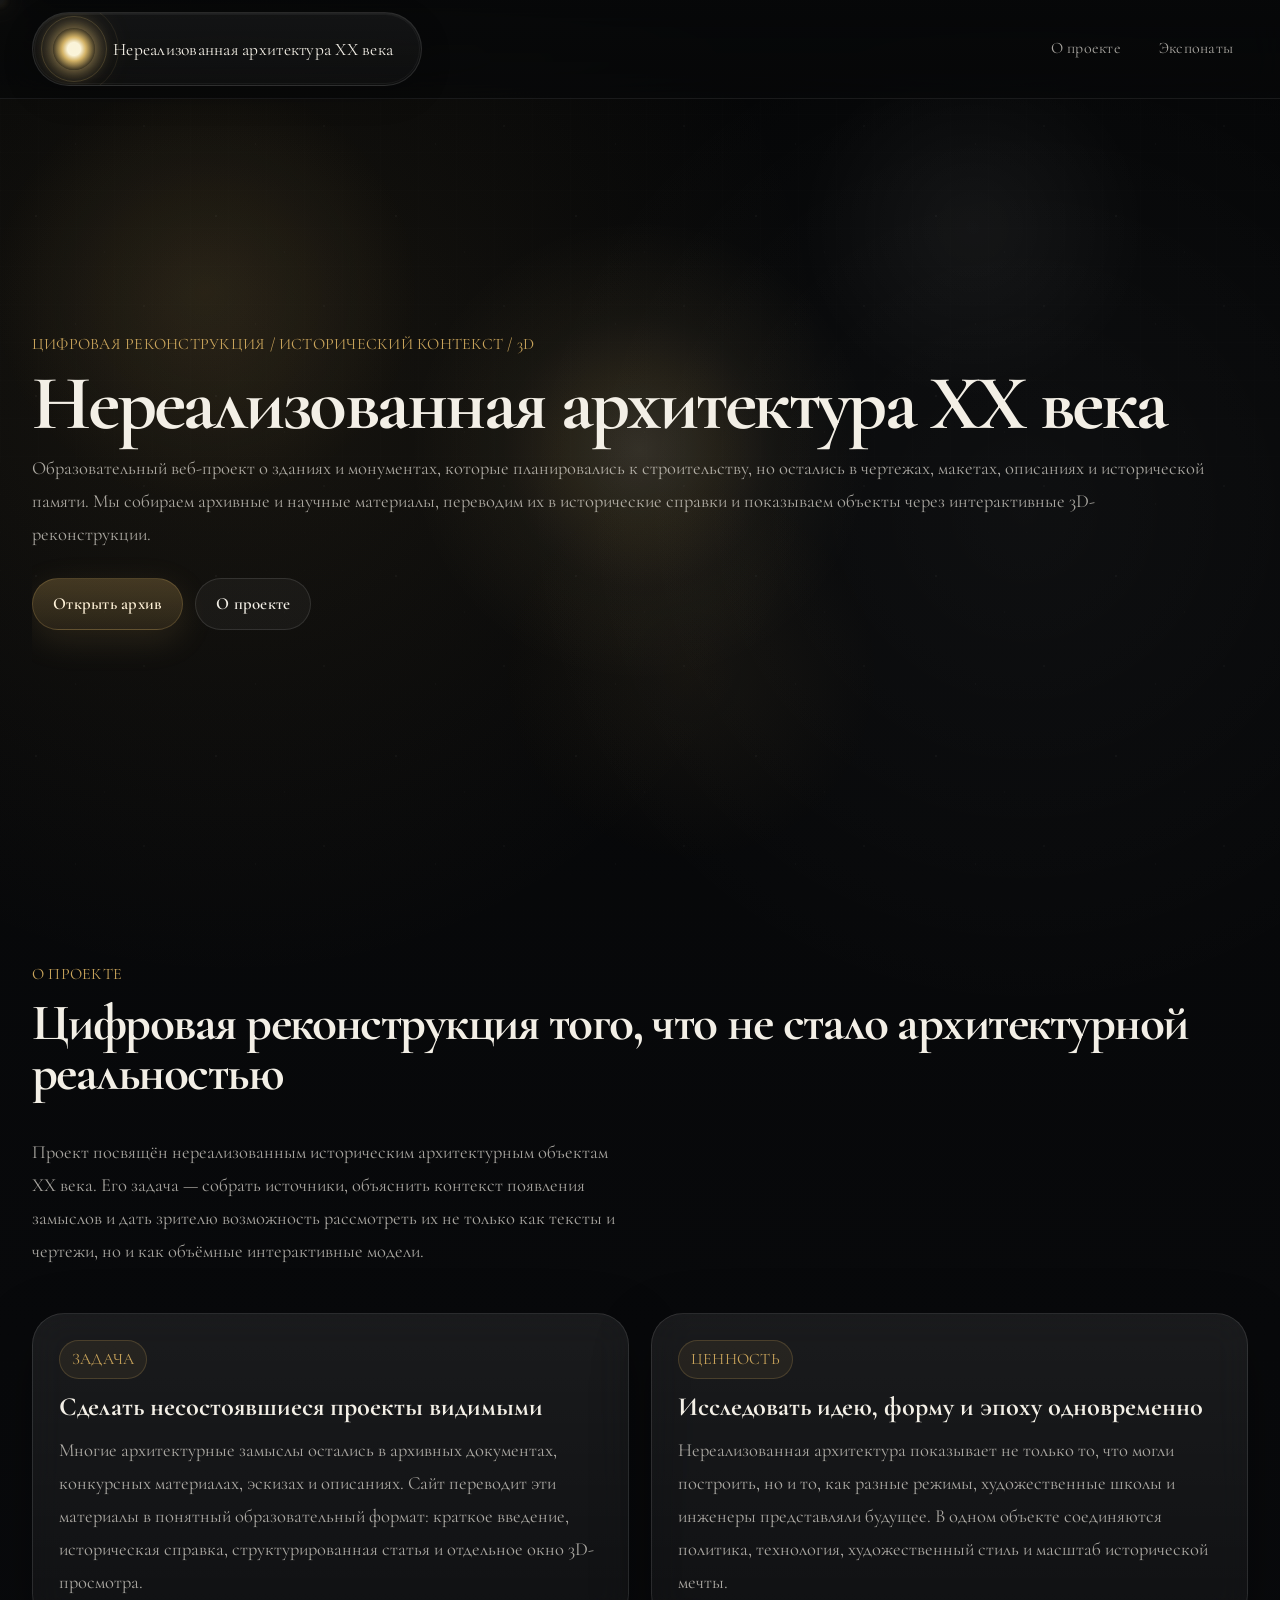
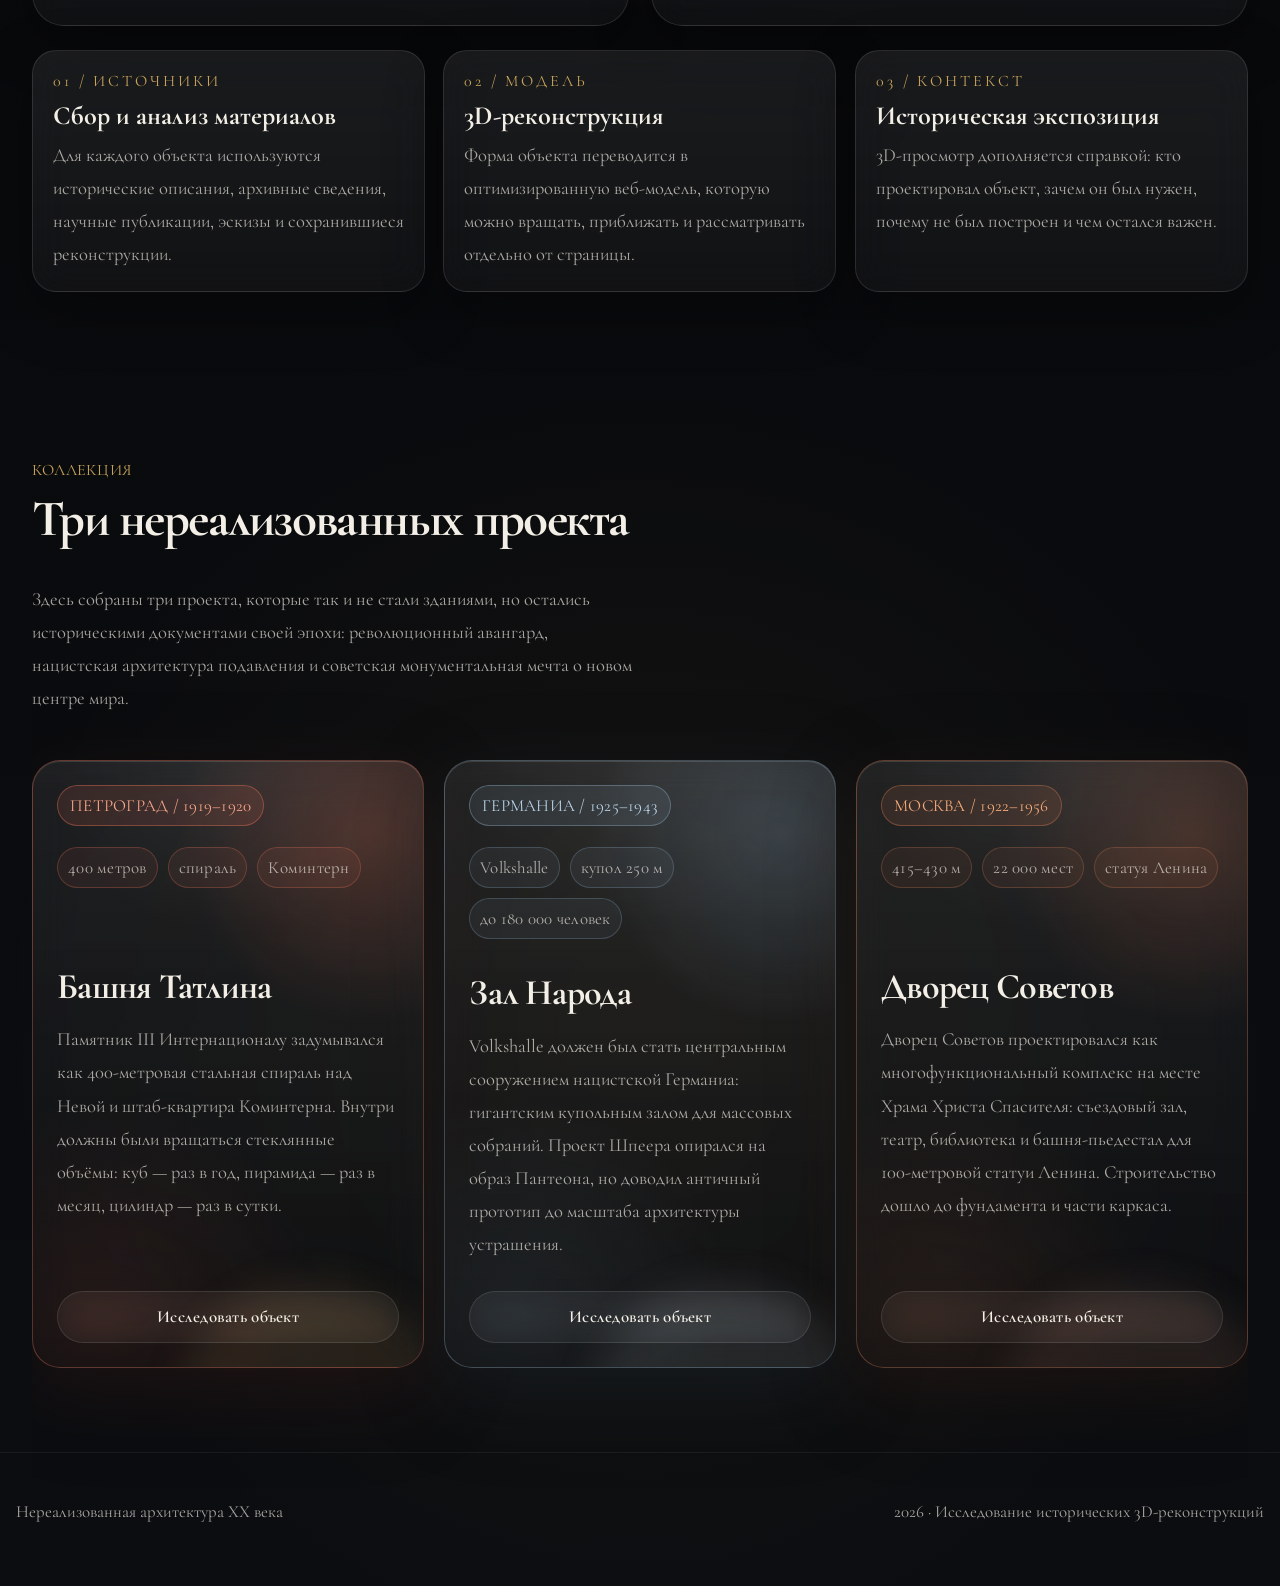
<file: index.html>
<!DOCTYPE html>

<html lang="ru">
<head>
<meta charset="utf-8"/>
<meta content="width=device-width, initial-scale=1.0" name="viewport"/>
<title>Нереализованная архитектура XX века</title>
<meta content="#070809" name="theme-color"/>
<link href="https://fonts.googleapis.com" rel="preconnect"/>
<link crossorigin="" href="https://fonts.gstatic.com" rel="preconnect"/>
<link href="https://fonts.googleapis.com/css2?family=Cormorant+Garamond:wght@500;600;700&amp;family=Inter:wght@400;500;600;700&amp;display=swap" rel="stylesheet"/>
<link href="assets/css/styles.css" rel="stylesheet">
<style>
    main a:not(.btn):not(.brand-pill) {
      color: rgba(245, 205, 118, .98);
      text-decoration: underline;
      text-decoration-color: rgba(245, 205, 118, .65);
      text-underline-offset: 4px;
    }


    /* Unified typography across the public site pages. */
    :root {
      --archive-font: "Cormorant Garamond", Georgia, serif;
    }

    body,
    body *:not(svg):not(path):not(rect):not(circle):not(line):not(polyline):not(polygon):not(ellipse):not(text) {
      font-family: var(--archive-font) !important;
    }

    .btn,
    .nav a,
    .brand-title,
    .tag,
    .meta-chip,
    .eyebrow,
    .stamp,
    .archive-label {
      letter-spacing: .015em;
    }

    main a:not(.btn):not(.brand-pill):hover {
      color: rgba(255, 234, 174, 1);
      text-decoration-color: rgba(255, 234, 174, .95);
    }
  

    /* Round 3: project title and corrected main-page preview. */
    .brand-title {
      max-width: min(46vw, 440px);
      line-height: 1.02;
      white-space: normal;
    }

    .archive-preview {
      position: relative;
      overflow: hidden !important;
      min-height: clamp(340px, 43vw, 520px);
    }

    .archive-core {
      inset: 13% 5% 20% !important;
      display: grid !important;
      place-items: center !important;
      overflow: visible !important;
    }

    .monument-graphic--triptych {
      display: block !important;
      height: auto !important;
      width: min(86%, 360px) !important;
      max-width: 360px;
      max-height: 78%;
      overflow: visible;
      opacity: .9;
      filter: drop-shadow(0 22px 40px rgba(0,0,0,.35));
    }

    .hero-monument {
      transform-box: fill-box;
      transform-origin: center bottom;
    }

    .hero-monument--tatlin { opacity: .78; }
    .hero-monument--hall { opacity: .66; }
    .hero-monument--soviets { opacity: .72; }

    .archive-label {
      max-width: 80%;
      font-size: clamp(.66rem, 1vw, .82rem) !important;
      line-height: 1.2;
      opacity: .72;
    }

    .project-overview .panel p,
    .project-steps .timeline-item p {
      font-size: clamp(1rem, 1.15vw, 1.12rem);
      line-height: 1.6;
    }

    @media (max-width: 760px) {
      .brand-title { max-width: 42vw; font-size: .95rem; }
      .archive-preview { min-height: 380px; }
      .archive-core { inset: 17% 3% 24% !important; }
      .monument-graphic--triptych { width: min(88%, 300px) !important; }
    }


    /* Round 5: readable text, corrected hero composition, and robust responsive layout. */
    body {
      font-size: clamp(18px, 1.04vw, 20px);
    }

    .lead,
    .section-copy,
    .project-overview .panel p,
    .project-steps .timeline-item p,
    .object-card p,
    .hero-card__meta .meta span {
      font-size: clamp(1.14rem, 1.34vw, 1.32rem) !important;
      line-height: 1.72 !important;
    }

    .object-card .tag,
    .object-card .meta-chip,
    .hero-card__top span,
    .stamp,
    .timeline-item span {
      font-size: clamp(.92rem, 1.05vw, 1.08rem) !important;
    }

    .object-card h3,
    .project-overview h3,
    .timeline-item h4 {
      line-height: 1.02;
    }

    .hero-card__preview.archive-preview {
      display: flex !important;
      align-items: center !important;
      justify-content: center !important;
      overflow: hidden !important;
    }

    .archive-core {
      inset: 7% 0 13% !important;
      display: flex !important;
      align-items: center !important;
      justify-content: center !important;
      overflow: visible !important;
      background: transparent !important;
      border: 0 !important;
      box-shadow: none !important;
      outline: 0 !important;
      backdrop-filter: none !important;
      -webkit-backdrop-filter: none !important;
    }

    .archive-grid,
    .archive-rings {
      display: none !important;
    }

    .monument-graphic--triptych {
      width: min(98%, 540px) !important;
      max-width: 540px !important;
      max-height: 90% !important;
      margin: auto !important;
    }

    .hero-monument--tatlin { opacity: .82; }
    .hero-monument--hall { opacity: .74; }
    .hero-monument--soviets { opacity: .78; }

    .card-wire svg {
      width: 100% !important;
      height: 100% !important;
    }

    @media (max-width: 1180px) {
      .hero-grid {
        grid-template-columns: minmax(0, 1fr) !important;
        justify-items: center !important;
        gap: clamp(32px, 6vw, 64px) !important;
      }

      .hero-grid > div:first-child {
        width: min(100%, 760px) !important;
        justify-self: center !important;
      }

      .hero-card-wrap {
        width: min(100%, 650px) !important;
        justify-self: center !important;
        margin-inline: auto !important;
      }

      .hero-card {
        margin-inline: auto !important;
      }
    }

    @media (max-width: 760px) {
      .lead,
      .section-copy,
      .project-overview .panel p,
      .project-steps .timeline-item p,
      .object-card p,
      .hero-card__meta .meta span {
        font-size: 1.12rem !important;
      }

      .archive-core {
        inset: 11% -2% 17% !important;
      }

      .monument-graphic--triptych {
        width: min(105%, 420px) !important;
      }
    }



    /* Round 6: remove hero underlay, prevent overflow, and keep card labels away from object drawings. */
    html,
    body {
      width: 100%;
      max-width: 100%;
      overflow-x: hidden !important;
    }

    *,
    *::before,
    *::after {
      box-sizing: border-box;
    }

    .container {
      width: min(calc(100vw - clamp(28px, 5vw, 76px)), 1260px) !important;
      max-width: 1260px !important;
      min-width: 0 !important;
      margin-inline: auto !important;
    }

    .hero,
    .section,
    .objects-grid,
    .hero-grid,
    .hero-grid > *,
    .hero-card-wrap,
    .hero-card,
    .hero-card__preview {
      min-width: 0 !important;
      max-width: 100% !important;
    }

    .hero-grid {
      grid-template-columns: minmax(0, 1fr) minmax(420px, 560px) !important;
      align-items: center !important;
      gap: clamp(42px, 5vw, 76px) !important;
    }

    .hero-card-wrap {
      width: min(100%, 600px) !important;
      margin-inline: auto !important;
      justify-self: center !important;
      overflow: visible !important;
      transform: none !important;
    }

    .orbit-shell,
    .hero-card-wrap::before,
    .hero-card-wrap::after {
      display: none !important;
      content: none !important;
    }

    .hero-card {
      width: 100% !important;
      margin-inline: auto !important;
      transform: none !important;
      rotate: 0deg !important;
    }

    .hero-card::before,
    .hero-card::after {
      max-width: 100% !important;
      transform: none !important;
    }

    .hero-card__preview.archive-preview {
      min-height: clamp(360px, 38vw, 500px) !important;
      overflow: hidden !important;
      isolation: isolate;
    }

    .archive-core {
      inset: 10% 2% 12% !important;
      overflow: hidden !important;
      z-index: 2 !important;
    }

    .archive-core::before,
    .archive-core::after,
    .archive-preview::before,
    .archive-preview::after {
      display: none !important;
      content: none !important;
    }

    .monument-graphic--triptych {
      width: min(100%, 640px) !important;
      max-width: 640px !important;
      max-height: 100% !important;
      transform: translateY(-1%) !important;
    }

    .archive-label {
      z-index: 3 !important;
      white-space: normal !important;
      overflow-wrap: anywhere !important;
    }

    .archive-label--top {
      left: clamp(20px, 4vw, 48px) !important;
      right: clamp(20px, 4vw, 48px) !important;
      top: clamp(20px, 4vw, 42px) !important;
      max-width: none !important;
    }

    .archive-label--left {
      left: clamp(16px, 3vw, 34px) !important;
      max-width: 32% !important;
    }

    .archive-label--bottom {
      left: 50% !important;
      right: auto !important;
      bottom: clamp(16px, 3vw, 30px) !important;
      width: min(88%, 460px) !important;
      max-width: 88% !important;
      text-align: center !important;
      transform: translateX(-50%) !important;
    }

    @media (max-width: 1320px) {
      .hero-grid {
        grid-template-columns: minmax(0, 1fr) !important;
        justify-items: center !important;
      }

      .hero-grid > div:first-child {
        width: min(100%, 820px) !important;
        justify-self: center !important;
      }

      .hero-card-wrap {
        width: min(100%, 660px) !important;
      }
    }

    @media (max-width: 720px) {
      .container {
        width: min(calc(100vw - 28px), 100%) !important;
      }

      .hero-card__preview.archive-preview {
        min-height: 390px !important;
      }

      .archive-core {
        inset: 14% 1% 18% !important;
      }

      .archive-label--left {
        display: none !important;
      }

      .monument-graphic--triptych {
        width: min(112%, 480px) !important;
      }
    }

    .object-card {
      display: grid !important;
      grid-template-columns: minmax(0, 1fr) clamp(104px, 8.5vw, 132px) !important;
      grid-template-areas:
        "top wire"
        "meta wire"
        "title title"
        "body body"
        "button button" !important;
      column-gap: clamp(16px, 2.2vw, 28px) !important;
      row-gap: clamp(12px, 1.5vw, 18px) !important;
      align-items: start !important;
      overflow: hidden !important;
    }

    .object-card .card-wire {
      grid-area: wire !important;
      position: static !important;
      width: 100% !important;
      height: auto !important;
      aspect-ratio: 1 / 1 !important;
      justify-self: end !important;
      align-self: start !important;
      transform: none !important;
      opacity: .42 !important;
      z-index: 1 !important;
      pointer-events: none !important;
    }

    .object-card .card-top {
      grid-area: top !important;
      max-width: 100% !important;
      position: relative !important;
      z-index: 2 !important;
    }

    .object-card .card-meta {
      grid-area: meta !important;
      display: flex !important;
      flex-wrap: wrap !important;
      max-width: 100% !important;
      min-width: 0 !important;
      position: relative !important;
      z-index: 2 !important;
    }

    .object-card h3 {
      grid-area: title !important;
      position: relative !important;
      z-index: 2 !important;
      margin-top: clamp(2px, .6vw, 8px) !important;
    }

    .object-card p {
      grid-area: body !important;
      position: relative !important;
      z-index: 2 !important;
    }

    .object-card > .btn {
      grid-area: button !important;
      position: relative !important;
      z-index: 2 !important;
      align-self: end !important;
      width: 100% !important;
      margin-top: clamp(12px, 1.6vw, 22px) !important;
    }

    .object-card .meta-chip {
      white-space: nowrap !important;
      max-width: 100% !important;
    }

    @media (max-width: 980px) {
      .object-card {
        grid-template-columns: minmax(0, 1fr) clamp(96px, 18vw, 128px) !important;
      }
    }

    @media (max-width: 560px) {
      .object-card {
        grid-template-columns: minmax(0, 1fr) !important;
        grid-template-areas:
          "wire"
          "top"
          "meta"
          "title"
          "body"
          "button" !important;
      }

      .object-card .card-wire {
        width: min(48%, 145px) !important;
        justify-self: end !important;
      }
    }

  

    /* Round 7: compact hero preview, no inner underlay, no overflow, larger minimum text. */
    body {
      font-size: 20px !important;
    }

    .page-index,
    .page-index * {
      min-width: 0;
    }

    .page-index .container {
      width: min(calc(100vw - clamp(28px, 5vw, 76px)), 1260px) !important;
      max-width: 1260px !important;
      margin-inline: auto !important;
    }

    .hero,
    .section,
    .hero-grid,
    .objects-grid {
      overflow-x: clip !important;
    }

    .hero-grid {
      grid-template-columns: minmax(0, 1fr) !important;
      justify-items: center !important;
      align-items: center !important;
      gap: clamp(30px, 5vw, 58px) !important;
    }

    .hero-grid > div:first-child {
      width: min(100%, 860px) !important;
      justify-self: center !important;
    }

    @media (min-width: 1500px) {
      .hero-grid {
        grid-template-columns: minmax(0, 1fr) minmax(480px, 620px) !important;
        justify-items: stretch !important;
        gap: clamp(48px, 5vw, 86px) !important;
      }

      .hero-grid > div:first-child {
        width: auto !important;
        justify-self: start !important;
      }
    }

    .hero-card-wrap {
      width: min(100%, 680px) !important;
      max-width: calc(100vw - clamp(28px, 5vw, 76px)) !important;
      margin-inline: auto !important;
      overflow: visible !important;
      transform: none !important;
    }

    .hero-card {
      width: 100% !important;
      max-width: 100% !important;
      overflow: hidden !important;
      transform: none !important;
      rotate: 0deg !important;
    }

    .hero-card__preview.archive-preview {
      min-height: clamp(250px, 27vw, 350px) !important;
      height: clamp(250px, 27vw, 350px) !important;
      padding: 0 !important;
      overflow: hidden !important;
      background: transparent !important;
      border: 0 !important;
      box-shadow: none !important;
      outline: 0 !important;
      backdrop-filter: none !important;
      -webkit-backdrop-filter: none !important;
    }

    .archive-preview,
    .archive-core {
      background: transparent !important;
      border: 0 !important;
      box-shadow: none !important;
      outline: 0 !important;
      backdrop-filter: none !important;
      -webkit-backdrop-filter: none !important;
    }

    .archive-preview::before,
    .archive-preview::after,
    .archive-core::before,
    .archive-core::after,
    .archive-grid,
    .archive-rings,
    .orbit-shell,
    .hero-card-wrap::before,
    .hero-card-wrap::after {
      display: none !important;
      content: none !important;
    }

    .archive-core {
      inset: 6% 3% 8% !important;
      display: flex !important;
      align-items: center !important;
      justify-content: center !important;
      overflow: hidden !important;
    }

    .monument-graphic--triptych {
      width: min(96%, 560px) !important;
      max-width: 560px !important;
      height: auto !important;
      max-height: 92% !important;
      margin: auto !important;
      transform: none !important;
    }

    .archive-label {
      font-size: clamp(1.14rem, 1.25vw, 1.28rem) !important;
      line-height: 1.28 !important;
    }

    .archive-label--top {
      top: clamp(14px, 2.3vw, 26px) !important;
      left: clamp(16px, 3vw, 34px) !important;
      right: clamp(16px, 3vw, 34px) !important;
    }

    .archive-label--left {
      left: clamp(14px, 2.4vw, 28px) !important;
      max-width: 34% !important;
    }

    .archive-label--bottom {
      bottom: clamp(12px, 2vw, 22px) !important;
    }

    @media (max-width: 720px) {
      .hero-card__preview.archive-preview {
        min-height: 260px !important;
        height: 260px !important;
      }

      .archive-label--left {
        display: none !important;
      }

      .monument-graphic--triptych {
        width: min(98%, 460px) !important;
      }
    }

    .object-card {
      display: grid !important;
      grid-template-columns: minmax(0, 1fr) !important;
      grid-template-areas:
        "top"
        "meta"
        "wire"
        "title"
        "body"
        "button" !important;
      gap: clamp(14px, 1.5vw, 20px) !important;
      align-items: start !important;
      overflow: hidden !important;
    }

    .object-card .card-top,
    .object-card .card-meta,
    .object-card h3,
    .object-card p,
    .object-card > .btn {
      width: 100% !important;
      max-width: 100% !important;
      position: relative !important;
      z-index: 2 !important;
    }

    .object-card .card-wire {
      grid-area: wire !important;
      position: static !important;
      width: clamp(150px, 16vw, 220px) !important;
      height: auto !important;
      aspect-ratio: 1 / 1 !important;
      justify-self: end !important;
      align-self: start !important;
      margin-top: -4px !important;
      margin-bottom: -4px !important;
      transform: none !important;
      opacity: .46 !important;
      pointer-events: none !important;
    }

    .object-card .card-top { grid-area: top !important; }
    .object-card .card-meta { grid-area: meta !important; }
    .object-card h3 { grid-area: title !important; }
    .object-card p { grid-area: body !important; }
    .object-card > .btn { grid-area: button !important; }

    .object-card .card-meta {
      display: flex !important;
      flex-wrap: wrap !important;
      gap: 10px !important;
    }

    .object-card .meta-chip,
    .object-card .tag {
      white-space: normal !important;
      overflow-wrap: anywhere !important;
    }

    .lead,
    .section-copy,
    .project-overview .panel p,
    .project-steps .timeline-item p,
    .object-card p,
    .hero-card__meta .meta span,
    .object-card .tag,
    .object-card .meta-chip,
    .hero-card__top span,
    .stamp,
    .timeline-item span,
    .archive-label,
    .eyebrow,
    .nav a,
    .footer p,
    .btn {
      font-size: clamp(1.14rem, 1.24vw, 1.3rem) !important;
      line-height: 1.58 !important;
    }

    .object-card p,
    .lead,
    .section-copy,
    .project-overview .panel p,
    .project-steps .timeline-item p {
      line-height: 1.72 !important;
    }

  

    /* Round 8: centered compact hero drawing, corrected text scale, no label overlap. */
    body {
      font-size: clamp(17px, .98vw, 18.5px) !important;
    }

    .lead,
    .section-copy,
    .project-overview .panel p,
    .project-steps .timeline-item p,
    .object-card p,
    .hero-card__meta .meta span {
      font-size: clamp(1.03rem, 1.1vw, 1.15rem) !important;
      line-height: 1.68 !important;
    }

    .object-card .tag,
    .object-card .meta-chip,
    .hero-card__top span,
    .stamp,
    .timeline-item span,
    .eyebrow,
    .nav a,
    .footer p,
    .btn {
      font-size: clamp(.9rem, .96vw, 1.02rem) !important;
      line-height: 1.36 !important;
    }

    .project-overview h3,
    .timeline-item h4 {
      font-size: clamp(1.55rem, 2.25vw, 2.25rem) !important;
      line-height: 1.08 !important;
    }

    .hero-card-wrap {
      width: min(100%, 640px) !important;
      max-width: calc(100vw - clamp(28px, 5vw, 76px)) !important;
    }

    .hero-card__preview.archive-preview {
      height: clamp(220px, 23vw, 290px) !important;
      min-height: clamp(220px, 23vw, 290px) !important;
      display: flex !important;
      align-items: center !important;
      justify-content: center !important;
      overflow: hidden !important;
      padding: 0 !important;
      background: transparent !important;
      border: 0 !important;
      box-shadow: none !important;
      outline: 0 !important;
    }

    .archive-core {
      inset: 0 !important;
      width: 100% !important;
      height: 100% !important;
      display: flex !important;
      align-items: center !important;
      justify-content: center !important;
      overflow: hidden !important;
      background: transparent !important;
      border: 0 !important;
      box-shadow: none !important;
      transform: none !important;
    }

    .archive-label {
      display: none !important;
    }

    .monument-graphic--triptych {
      width: min(92%, 560px) !important;
      max-width: 560px !important;
      height: auto !important;
      max-height: 84% !important;
      margin: auto !important;
      transform: translateY(1%) !important;
      display: block !important;
    }

    .archive-points {
      pointer-events: none !important;
    }

    @media (max-width: 720px) {
      .hero-card__preview.archive-preview {
        height: 230px !important;
        min-height: 230px !important;
      }

      .monument-graphic--triptych {
        width: min(94%, 460px) !important;
        max-height: 86% !important;
      }
    }

    @media (max-width: 460px) {
      .hero-card__preview.archive-preview {
        height: 210px !important;
        min-height: 210px !important;
      }
    }

  

    /* Round 9: final scale reset + centered, uncluttered hero 2D model. */
    body {
      font-size: clamp(16px, .92vw, 18px) !important;
    }

    .lead,
    .section-copy,
    .project-overview .panel p,
    .project-steps .timeline-item p,
    .object-card p,
    .hero-card__meta .meta span {
      font-size: clamp(1rem, 1.02vw, 1.08rem) !important;
      line-height: 1.62 !important;
    }

    .hero-triptych-preview {
      height: clamp(270px, 28vw, 360px) !important;
      min-height: clamp(270px, 28vw, 360px) !important;
      width: 100% !important;
      display: grid !important;
      place-items: center !important;
      padding: 0 !important;
      margin: 0 !important;
      overflow: hidden !important;
      background: transparent !important;
      border: 0 !important;
      box-shadow: none !important;
      outline: 0 !important;
      backdrop-filter: none !important;
      -webkit-backdrop-filter: none !important;
    }

    .hero-triptych-svg {
      display: block !important;
      width: min(94%, 620px) !important;
      max-width: 620px !important;
      height: auto !important;
      max-height: 88% !important;
      margin: auto !important;
      transform: none !important;
      opacity: .9;
      filter: drop-shadow(0 20px 36px rgba(0,0,0,.34));
    }

    .hero-card__preview.hero-triptych-preview::before,
    .hero-card__preview.hero-triptych-preview::after {
      display: none !important;
      content: none !important;
    }

    .nav a,
    .hero-card__top span,
    .hero-card__meta .meta strong,
    .hero-actions .btn,
    .object-card .btn,
    .object-card .tag,
    .object-card .meta-chip,
    .footer p {
      font-size: clamp(1.06rem, 1.12vw, 1.18rem) !important;
      line-height: 1.36 !important;
    }

    .brand-title {
      font-size: clamp(1.02rem, 1.06vw, 1.14rem) !important;
      line-height: 1.08 !important;
    }

    .project-overview h3,
    .timeline-item h4 {
      font-size: clamp(1.48rem, 2.05vw, 2.05rem) !important;
      line-height: 1.08 !important;
    }

    .stamp,
    .timeline-item span,
    .eyebrow {
      font-size: clamp(1rem, 1.06vw, 1.12rem) !important;
      line-height: 1.34 !important;
    }

    @media (max-width: 720px) {
      .hero-triptych-preview {
        height: 260px !important;
        min-height: 260px !important;
      }

      .hero-triptych-svg {
        width: min(98%, 560px) !important;
        max-height: 90% !important;
      }
    }


    /* Round 10: slightly larger main body text only; keep labels/buttons compact. */
    .lead,
    .section-copy,
    .project-overview .panel p,
    .project-steps .timeline-item p,
    .object-card p,
    .hero-card__meta .meta span {
      font-size: clamp(1.08rem, 1.13vw, 1.18rem) !important;
      line-height: 1.68 !important;
    }

    @media (max-width: 720px) {
      .lead,
      .section-copy,
      .project-overview .panel p,
      .project-steps .timeline-item p,
      .object-card p,
      .hero-card__meta .meta span {
        font-size: 1.1rem !important;
      }
    }


    /* Round 11: fixed main header, no hero/card illustrations, aligned object cards. */
    html,
    body {
      max-width: 100% !important;
      overflow-x: hidden !important;
    }

    *,
    *::before,
    *::after {
      box-sizing: border-box !important;
    }

    .topbar {
      position: sticky !important;
      top: 0 !important;
      z-index: 1000 !important;
    }

    .brand-title {
      font-size: clamp(1.02rem, 1.06vw, 1.14rem) !important;
      line-height: 1.08 !important;
    }

    .page-index .container {
      width: min(calc(100vw - clamp(28px, 5vw, 76px)), 1260px) !important;
      max-width: 1260px !important;
      min-width: 0 !important;
      margin-inline: auto !important;
    }

    .page-index .hero-grid {
      grid-template-columns: minmax(0, 1fr) !important;
      justify-items: center !important;
      align-items: start !important;
      gap: 0 !important;
    }

    .page-index .hero-grid > div:first-child {
      width: min(100%, 980px) !important;
      max-width: 980px !important;
      justify-self: center !important;
    }

    .page-index .hero-card-wrap,
    .page-index .hero-card,
    .page-index .hero-card__preview,
    .page-index .hero-triptych-preview,
    .page-index .hero-triptych-svg,
    .page-index .archive-preview,
    .page-index .archive-core {
      display: none !important;
    }

    .objects-grid {
      align-items: stretch !important;
    }

    .object-card {
      display: grid !important;
      grid-template-columns: minmax(0, 1fr) !important;
      grid-template-rows: auto minmax(86px, auto) auto 1fr auto !important;
      grid-template-areas:
        "top"
        "meta"
        "title"
        "body"
        "button" !important;
      height: 100% !important;
      gap: clamp(14px, 1.4vw, 20px) !important;
      overflow: hidden !important;
    }

    .object-card .card-wire {
      display: none !important;
    }

    .object-card .card-top {
      grid-area: top !important;
      width: 100% !important;
      min-height: 44px !important;
      display: flex !important;
      align-items: flex-start !important;
      position: relative !important;
      z-index: 2 !important;
    }

    .object-card .card-meta {
      grid-area: meta !important;
      width: 100% !important;
      min-height: 86px !important;
      display: flex !important;
      flex-wrap: wrap !important;
      align-content: flex-start !important;
      align-items: flex-start !important;
      gap: 10px !important;
      position: relative !important;
      z-index: 2 !important;
    }

    .object-card h3 {
      grid-area: title !important;
      width: 100% !important;
      margin: 0 !important;
      position: relative !important;
      z-index: 2 !important;
    }

    .object-card p {
      grid-area: body !important;
      width: 100% !important;
      margin: 0 !important;
      position: relative !important;
      z-index: 2 !important;
    }

    .object-card > .btn {
      grid-area: button !important;
      width: 100% !important;
      margin-top: clamp(10px, 1vw, 16px) !important;
      position: relative !important;
      z-index: 2 !important;
    }

    @media (max-width: 720px) {
      .page-index .container {
        width: min(calc(100vw - 24px), 100%) !important;
      }

      .object-card {
        grid-template-rows: auto auto auto 1fr auto !important;
      }

      .object-card .card-meta {
        min-height: 0 !important;
      }

      .brand-title {
        font-size: clamp(.92rem, 3.2vw, 1.05rem) !important;
      }
    }

  

    /* Round 12: slightly increase only primary reading text on the main page. */
    .lead,
    .section-copy,
    .project-overview .panel p,
    .project-steps .timeline-item p,
    .object-card p {
      font-size: clamp(1.12rem, 1.18vw, 1.24rem) !important;
      line-height: 1.7 !important;
    }

    @media (max-width: 720px) {
      .lead,
      .section-copy,
      .project-overview .panel p,
      .project-steps .timeline-item p,
      .object-card p {
        font-size: 1.12rem !important;
      }
    }

  

    /* Round 13: fixed global header and full-width intro text after removing the hero illustration. */
    html {
      scroll-padding-top: calc(var(--topbar-height, 86px) + 24px) !important;
    }

    body {
      padding-top: var(--topbar-height, 86px) !important;
    }

    .topbar {
      position: fixed !important;
      top: 0 !important;
      left: 0 !important;
      right: 0 !important;
      z-index: 10000 !important;
      width: 100% !important;
      transform: none !important;
    }

    .topbar-inner {
      width: min(calc(100vw - clamp(24px, 5vw, 76px)), 1260px) !important;
      max-width: 1260px !important;
      margin-inline: auto !important;
    }

    .page-index .hero-grid,
    .page-index .hero-grid > div:first-child {
      width: 100% !important;
      max-width: 100% !important;
      justify-self: stretch !important;
    }

    .page-index .hero-grid > div:first-child,
    .page-index .hero .eyebrow,
    .page-index .hero h1,
    .page-index .hero .lead,
    .page-index .hero-actions {
      max-width: none !important;
    }

    .page-index .hero .lead {
      width: min(100%, 1180px) !important;
    }

    @media (max-width: 720px) {
      body {
        padding-top: var(--topbar-height, 78px) !important;
      }

      .topbar-inner {
        width: min(calc(100vw - 20px), 100%) !important;
      }
    }

  

    /* Round 14: stable fixed header, aligned hero container, stationary cursor sparks support. */
    :root {
      --topbar-height: 84px;
    }

    html {
      scroll-padding-top: calc(var(--topbar-height) + 24px) !important;
    }

    body {
      padding-top: var(--topbar-height) !important;
    }

    .topbar {
      position: fixed !important;
      top: 0 !important;
      left: 0 !important;
      right: 0 !important;
      z-index: 100000 !important;
      display: block !important;
      width: 100% !important;
      min-height: var(--topbar-height) !important;
      padding: 12px 0 !important;
      visibility: visible !important;
      opacity: 1 !important;
      transform: none !important;
      background: linear-gradient(180deg, rgba(7, 8, 9, .92), rgba(7, 8, 9, .70)) !important;
      border-bottom: 1px solid rgba(255, 255, 255, .08) !important;
      backdrop-filter: blur(18px) saturate(140%) !important;
      -webkit-backdrop-filter: blur(18px) saturate(140%) !important;
    }

    .topbar-inner {
      width: min(calc(100vw - clamp(28px, 5vw, 76px)), 1260px) !important;
      max-width: 1260px !important;
      margin-inline: auto !important;
      display: flex !important;
      align-items: center !important;
      justify-content: space-between !important;
      gap: 14px !important;
      min-width: 0 !important;
    }

    .brand-pill,
    .nav a {
      visibility: visible !important;
      opacity: 1 !important;
    }

    .brand-pill {
      min-width: 0 !important;
      flex: 0 1 auto !important;
    }

    .brand-title {
      font-size: clamp(1.02rem, 1.06vw, 1.14rem) !important;
      line-height: 1.08 !important;
      white-space: normal !important;
    }

    .nav {
      display: flex !important;
      align-items: center !important;
      justify-content: flex-end !important;
      flex-wrap: wrap !important;
      gap: 8px !important;
      min-width: 0 !important;
    }

    .nav a {
      white-space: nowrap !important;
    }

    .spark {
      position: fixed !important;
      transform: translate(-50%, -50%) !important;
      animation: none !important;
      pointer-events: none !important;
      will-change: opacity, filter !important;
    }

    @media (max-width: 680px) {
      :root { --topbar-height: 108px; }

      .topbar {
        padding: 10px 0 !important;
      }

      .topbar-inner {
        width: min(calc(100vw - 20px), 100%) !important;
        max-width: calc(100vw - 20px) !important;
        flex-direction: column !important;
        align-items: stretch !important;
        gap: 8px !important;
      }

      .brand-pill {
        width: 100% !important;
        justify-content: center !important;
      }

      .brand-title {
        max-width: none !important;
        text-align: center !important;
        font-size: clamp(.95rem, 3.2vw, 1.08rem) !important;
      }

      .nav {
        width: 100% !important;
        display: grid !important;
        grid-template-columns: repeat(2, minmax(0, 1fr)) !important;
        gap: 8px !important;
      }

      .nav a {
        justify-content: center !important;
        text-align: center !important;
      }
    }


    /* Round 14: keep the intro aligned with the rest of the page while using the full content column. */
    .page-index .container,
    .page-index .container.hero-grid {
      width: min(calc(100vw - clamp(28px, 5vw, 76px)), 1260px) !important;
      max-width: 1260px !important;
      margin-inline: auto !important;
    }

    .page-index .hero-grid {
      grid-template-columns: minmax(0, 1fr) !important;
      justify-items: stretch !important;
      align-items: start !important;
      gap: 0 !important;
    }

    .page-index .hero-grid > div:first-child {
      width: 100% !important;
      max-width: 100% !important;
      justify-self: stretch !important;
    }

    .page-index .hero .eyebrow,
    .page-index .hero h1,
    .page-index .hero .lead,
    .page-index .hero-actions {
      max-width: min(100%, 1180px) !important;
      margin-left: 0 !important;
      margin-right: auto !important;
    }

    @media (max-width: 720px) {
      .page-index .container,
      .page-index .container.hero-grid {
        width: min(calc(100vw - 24px), 100%) !important;
        max-width: calc(100vw - 24px) !important;
      }
    }


    /* Round 16: main-card highlights use the same accent colors as object pages. */
    .object-card.tatlin {
      --card-accent-rgb: 229, 112, 86;
      --card-accent-soft-rgb: 255, 170, 140;
    }

    .object-card.hall {
      --card-accent-rgb: 137, 169, 194;
      --card-accent-soft-rgb: 188, 216, 238;
    }

    .object-card.soviets {
      --card-accent-rgb: 206, 118, 82;
      --card-accent-soft-rgb: 255, 177, 126;
    }

    .object-card.glass {
      border-color: rgba(var(--card-accent-rgb, 245, 205, 118), .34) !important;
      background:
        radial-gradient(circle at 86% 12%, rgba(var(--card-accent-rgb, 245, 205, 118), .24), transparent 30%),
        radial-gradient(circle at 18% 92%, rgba(var(--card-accent-rgb, 245, 205, 118), .14), transparent 34%),
        linear-gradient(180deg, rgba(255,255,255,.065), rgba(255,255,255,.026)) !important;
      box-shadow:
        inset 0 1px 0 rgba(255,255,255,.13),
        0 24px 72px rgba(var(--card-accent-rgb, 245, 205, 118), .09),
        0 26px 90px rgba(0,0,0,.28) !important;
    }

    .object-card .tag {
      color: rgba(var(--card-accent-soft-rgb, 255, 234, 174), .96) !important;
      border-color: rgba(var(--card-accent-rgb, 245, 205, 118), .42) !important;
      background: rgba(var(--card-accent-rgb, 245, 205, 118), .13) !important;
    }

    .object-card .meta-chip {
      border-color: rgba(var(--card-accent-rgb, 245, 205, 118), .28) !important;
      background: rgba(var(--card-accent-rgb, 245, 205, 118), .08) !important;
    }

    .object-card > .btn:hover,
    .object-card > .btn:focus-visible {
      border-color: rgba(var(--card-accent-soft-rgb, 255, 234, 174), .72) !important;
      background:
        linear-gradient(135deg, rgba(var(--card-accent-rgb, 245, 205, 118), .28), rgba(255,255,255,.055)) !important;
      box-shadow:
        inset 0 1px 0 rgba(255,255,255,.14),
        0 18px 52px rgba(var(--card-accent-rgb, 245, 205, 118), .16) !important;
    }


    /* Round 17: increase only primary reading text and keep service UI unchanged. */
    .page-index .hero .lead,
    .page-index .section-copy,
    .page-index .project-overview .panel p,
    .page-index .project-steps .timeline-item p,
    .page-index .object-card p {
      font-size: clamp(1.16rem, 1.26vw, 1.32rem) !important;
      line-height: 1.78 !important;
    }

    @media (max-width: 720px) {
      .page-index .hero .lead,
      .page-index .section-copy,
      .page-index .project-overview .panel p,
      .page-index .project-steps .timeline-item p,
      .page-index .object-card p {
        font-size: 1.13rem !important;
        line-height: 1.72 !important;
      }
    }


    /* Round 18: increase only the three fixed-header controls. */
    .brand-title {
      font-size: clamp(1.1rem, 1.18vw, 1.24rem) !important;
      line-height: 1.08 !important;
    }

    .nav a {
      font-size: clamp(1rem, 1.05vw, 1.12rem) !important;
      line-height: 1.12 !important;
    }

    @media (max-width: 680px) {
      .brand-title {
        font-size: clamp(1.06rem, 4vw, 1.18rem) !important;
      }

      .nav a {
        font-size: 1rem !important;
      }
    }

</style>
</link></head>
<body class="page-index">
<div class="noise"></div>
<div class="lamp" id="lamp"></div>
<header class="topbar">
<div class="topbar-inner">
<a aria-label="Вернуться в начало главной страницы" class="brand-pill" href="#home">
<span class="brand-orb"></span>
<span class="brand-text">
<p class="brand-title">Нереализованная архитектура XX века</p>
</span>
</a>
<nav aria-label="Навигация по главной странице" class="nav">
<a href="#archive">О проекте</a>
<a href="#objects">Экспонаты</a>
</nav>
</div>
</header>
<main>
<section class="route" id="home">
<section class="hero">
<div class="hero-bg"></div>
<div class="container hero-grid">
<div data-reveal="">
<p class="eyebrow">Цифровая реконструкция / исторический контекст / 3D</p>
<h1>Нереализованная архитектура XX века</h1>
<p class="lead">
              Образовательный веб-проект о зданиях и монументах, которые планировались к строительству, но остались в чертежах,
              макетах, описаниях и исторической памяти. Мы собираем архивные и научные материалы, переводим их в исторические справки
              и показываем объекты через интерактивные 3D-реконструкции.
            </p>
<div class="hero-actions">
<a class="btn primary" href="#objects">Открыть архив</a>
<a class="btn" href="#archive">О проекте</a>
</div>
</div>

</div>
</section>
<section class="section" id="archive">
<div class="container">
<div class="section-heading" data-reveal="">
<div>
<p class="eyebrow">О проекте</p>
<h2>Цифровая реконструкция того, что не стало архитектурной реальностью</h2>
</div>
<p class="section-copy">
              Проект посвящён нереализованным историческим архитектурным объектам XX века. Его задача — собрать источники,
              объяснить контекст появления замыслов и дать зрителю возможность рассмотреть их не только как тексты и чертежи,
              но и как объёмные интерактивные модели.
            </p>
</div>
<div class="archive-intro project-overview">
<article class="panel glass" data-reveal="">
<div class="stamp">Задача</div>
<h3>Сделать несостоявшиеся проекты видимыми</h3>
<p>
                Многие архитектурные замыслы остались в архивных документах, конкурсных материалах, эскизах и описаниях.
                Сайт переводит эти материалы в понятный образовательный формат: краткое введение, историческая справка,
                структурированная статья и отдельное окно 3D-просмотра.
              </p>
</article>
<article class="panel glass" data-reveal="">
<div class="stamp">Ценность</div>
<h3>Исследовать идею, форму и эпоху одновременно</h3>
<p>
                Нереализованная архитектура показывает не только то, что могли построить, но и то, как разные режимы,
                художественные школы и инженеры представляли будущее. В одном объекте соединяются политика, технология,
                художественный стиль и масштаб исторической мечты.
              </p>
</article>
</div>
<div class="timeline project-steps">
<article class="timeline-item glass" data-reveal="">
<span>01 / источники</span>
<h4>Сбор и анализ материалов</h4>
<p>Для каждого объекта используются исторические описания, архивные сведения, научные публикации, эскизы и сохранившиеся реконструкции.</p>
</article>
<article class="timeline-item glass" data-reveal="">
<span>02 / модель</span>
<h4>3D-реконструкция</h4>
<p>Форма объекта переводится в оптимизированную веб-модель, которую можно вращать, приближать и рассматривать отдельно от страницы.</p>
</article>
<article class="timeline-item glass" data-reveal="">
<span>03 / контекст</span>
<h4>Историческая экспозиция</h4>
<p>3D-просмотр дополняется справкой: кто проектировал объект, зачем он был нужен, почему не был построен и чем остался важен.</p>
</article>
</div>
</div>
</section>
<section class="section" id="objects">
<div class="container">
<div class="section-heading" data-reveal="">
<div>
<p class="eyebrow">Коллекция</p>
<h2>Три нереализованных проекта</h2>
</div>
<p class="section-copy">
              Здесь собраны три проекта, которые так и не стали зданиями, но остались историческими документами своей эпохи:
              революционный авангард, нацистская архитектура подавления и советская монументальная мечта о новом центре мира.
            </p>
</div>
<div class="objects-grid">
<article class="object-card glass tatlin" data-reveal="">

<div class="card-top">
<span class="tag">Петроград / 1919–1920</span>
</div>
<div class="card-meta">
<span class="meta-chip">400 метров</span>
<span class="meta-chip">спираль</span>
<span class="meta-chip">Коминтерн</span>
</div>
<h3>Башня Татлина</h3>
<p>
                Памятник III Интернационалу задумывался как 400-метровая стальная спираль над Невой и штаб-квартира Коминтерна.
                Внутри должны были вращаться стеклянные объёмы: куб — раз в год, пирамида — раз в месяц, цилиндр — раз в сутки.
              </p>
<a class="btn" href="tatlin.html">Исследовать объект</a>
</article>
<article class="object-card glass hall" data-reveal="">

<div class="card-top">
<span class="tag">Германиа / 1925–1943</span>
</div>
<div class="card-meta">
<span class="meta-chip">Volkshalle</span>
<span class="meta-chip">купол 250 м</span>
<span class="meta-chip">до 180 000 человек</span>
</div>
<h3>Зал Народа</h3>
<p>
                Volkshalle должен был стать центральным сооружением нацистской Германиа: гигантским купольным залом для массовых собраний.
                Проект Шпеера опирался на образ Пантеона, но доводил античный прототип до масштаба архитектуры устрашения.
              </p>
<a class="btn" href="hall.html">Исследовать объект</a>
</article>
<article class="object-card glass soviets" data-reveal="">

<div class="card-top">
<span class="tag">Москва / 1922–1956</span>
</div>
<div class="card-meta">
<span class="meta-chip">415–430 м</span>
<span class="meta-chip">22 000 мест</span>
<span class="meta-chip">статуя Ленина</span>
</div>
<h3>Дворец Советов</h3>
<p>
                Дворец Советов проектировался как многофункциональный комплекс на месте Храма Христа Спасителя: съездовый зал,
                театр, библиотека и башня-пьедестал для 100-метровой статуи Ленина. Строительство дошло до фундамента и части каркаса.
              </p>
<a class="btn" href="soviets.html">Исследовать объект</a>
</article>
</div>
</div>
</section>
</section>
</main>
<footer class="footer">
<div class="footer-inner">
<p>Нереализованная архитектура XX века</p>
<p>2026 · Исследование исторических 3D-реконструкций</p>
</div>
</footer>
<script defer="" src="assets/js/main.js"></script>
</body>
</html>
</file>
<file: assets/css/styles.css>
:root {
      --bg: #050607;
      --bg-2: #08090b;
      --bg-3: #0b0d10;

      --text: #f3efe6;
      --muted: rgba(243, 239, 230, 0.68);
      --muted-2: rgba(243, 239, 230, 0.5);

      --gold: #c9a45b;
      --gold-soft: rgba(201, 164, 91, 0.18);
      --gold-glow: rgba(255, 214, 127, 0.18);

      --line: rgba(255,255,255,0.11);
      --line-soft: rgba(255,255,255,0.07);
      --panel: rgba(255,255,255,0.05);
      --panel-strong: rgba(255,255,255,0.08);

      --shadow: 0 18px 60px rgba(0,0,0,0.32);
      --radius: 24px;
      --radius-lg: 32px;
      --radius-xl: 40px;

      --max: 1280px;

      --cursor-x: 50vw;
      --cursor-y: 50vh;
      --lamp-size: 22px;
      --topbar-height: 104px;
      --anchor-offset: calc(var(--topbar-height) + 24px);

      --tatlin: #b08a57;
      --hall: #9fa7b1;
      --soviets: #a47963;
    }

    * {
      box-sizing: border-box;
    }

    html {
      scroll-behavior: smooth;
      scroll-padding-top: var(--anchor-offset);
    }

    #home,
    #archive,
    #objects,
    .section,
    .route {
      scroll-margin-top: var(--anchor-offset);
    }

    body {
      margin: 0;
      font-family: 'Inter', sans-serif;
      color: var(--text);
      background:
        radial-gradient(circle at 18% 12%, rgba(201,164,91,0.09), transparent 20%),
        radial-gradient(circle at 80% 16%, rgba(255,255,255,0.035), transparent 18%),
        radial-gradient(circle at 50% 82%, rgba(201,164,91,0.06), transparent 24%),
        linear-gradient(180deg, var(--bg) 0%, var(--bg-2) 42%, var(--bg-3) 100%);
      min-height: 100vh;
      overflow-x: hidden;
      cursor: none;
    }

    body::before {
      content: "";
      position: fixed;
      inset: 0;
      z-index: 2;
      pointer-events: none;
      background:
        radial-gradient(
          320px circle at var(--cursor-x) var(--cursor-y),
          rgba(255, 231, 176, 0.16) 0%,
          rgba(255, 216, 130, 0.10) 23%,
          rgba(255, 216, 130, 0.04) 43%,
          transparent 72%
        );
      mix-blend-mode: screen;
    }

    body.cursor-hidden::before,
    body.cursor-hidden .lamp {
      opacity: 0;
      visibility: hidden;
    }

    body.cursor-hidden .spark {
      display: none;
    }

    body:has(.model-host:hover)::before,
    body:has(.model-host:hover) .lamp,
    body:has(.local-model-frame:hover)::before,
    body:has(.local-model-frame:hover) .lamp,
    body:has(iframe:hover)::before,
    body:has(iframe:hover) .lamp {
      opacity: 0;
      visibility: hidden;
    }

    body::after {
      content: "";
      position: fixed;
      inset: 0;
      z-index: 1;
      pointer-events: none;
      background-image:
        linear-gradient(rgba(255,255,255,0.014) 1px, transparent 1px),
        linear-gradient(90deg, rgba(255,255,255,0.014) 1px, transparent 1px);
      background-size: 38px 38px;
      mask-image: linear-gradient(to bottom, rgba(0,0,0,0.58), rgba(0,0,0,0.18));
      -webkit-mask-image: linear-gradient(to bottom, rgba(0,0,0,0.58), rgba(0,0,0,0.18));
    }

    .noise {
      position: fixed;
      inset: 0;
      z-index: 1;
      pointer-events: none;
      opacity: 0.05;
      background-image:
        radial-gradient(circle at 20% 20%, rgba(255,255,255,0.7) 0.7px, transparent 1px),
        radial-gradient(circle at 80% 70%, rgba(255,255,255,0.55) 0.7px, transparent 1px),
        radial-gradient(circle at 58% 40%, rgba(255,255,255,0.4) 0.7px, transparent 1px),
        radial-gradient(circle at 42% 80%, rgba(255,255,255,0.45) 0.7px, transparent 1px);
      background-size: 180px 180px;
      animation: driftNoise 18s linear infinite;
    }

    @keyframes driftNoise {
      0% { transform: translate3d(0,0,0); }
      50% { transform: translate3d(-8px, 5px, 0); }
      100% { transform: translate3d(0,0,0); }
    }

    .lamp {
      position: fixed;
      top: 0;
      left: 0;
      width: var(--lamp-size);
      height: var(--lamp-size);
      transform: translate(-50%, -50%);
      border-radius: 50%;
      pointer-events: none;
      z-index: 1000;
      background:
        radial-gradient(circle, rgba(255,247,220,0.98) 0 20%, rgba(255,214,126,0.85) 40%, rgba(255,214,126,0.08) 72%, transparent 78%);
      box-shadow:
        0 0 16px rgba(255,223,150,0.72),
        0 0 40px rgba(255,212,120,0.35),
        0 0 88px rgba(255,212,120,0.12);
      transition: width .12s ease, height .12s ease, box-shadow .18s ease;
    }

    .lamp::before {
      content: "";
      position: absolute;
      inset: -11px;
      border-radius: 50%;
      border: 1px solid rgba(255,223,160,0.14);
    }

    .spark {
      position: fixed;
      width: 6px;
      height: 6px;
      border-radius: 50%;
      z-index: 999;
      pointer-events: none;
      background: radial-gradient(circle, rgba(255,235,195,0.95) 0%, rgba(255,180,90,0.78) 42%, transparent 70%);
      animation: sparkFade .95s ease-out forwards;
    }

    @keyframes sparkFade {
      0% {
        opacity: .95;
        transform: translate(-50%, -50%) scale(1);
      }
      100% {
        opacity: 0;
        transform: translate(-50%, -50%) scale(.2) translateY(-11px);
      }
    }

    a {
      color: inherit;
      text-decoration: none;
    }

    img {
      display: block;
      max-width: 100%;
    }

    .container {
      width: min(calc(100% - 32px), var(--max));
      margin: 0 auto;
      position: relative;
      z-index: 5;
    }

    .glass {
      background: linear-gradient(180deg, rgba(255,255,255,0.075), rgba(255,255,255,0.035));
      border: 1px solid var(--line);
      box-shadow: var(--shadow);
      backdrop-filter: blur(18px) saturate(120%);
      -webkit-backdrop-filter: blur(18px) saturate(120%);
    }

    .topbar {
      position: sticky;
      top: 0;
      z-index: 100;
      padding: 14px 0;
      background: linear-gradient(to bottom, rgba(5,6,7,0.82), rgba(5,6,7,0.32));
      backdrop-filter: blur(16px);
      -webkit-backdrop-filter: blur(16px);
      border-bottom: 1px solid rgba(255,255,255,0.05);
      isolation: isolate;
    }

    .topbar-inner {
      width: min(calc(100% - 32px), var(--max));
      margin: 0 auto;
      display: flex;
      align-items: center;
      justify-content: space-between;
      gap: 18px;
    }

    .brand-pill {
      position: relative;
      display: inline-flex;
      align-items: center;
      gap: 18px;
      min-height: 74px;
      padding: 12px 28px 12px 20px;
      border-radius: 999px;
      border: 1px solid rgba(255,255,255,0.11);
      background:
        linear-gradient(180deg, rgba(255,255,255,0.05), rgba(255,255,255,0.028));
      box-shadow:
        inset 0 1px 0 rgba(255,255,255,0.06),
        0 10px 30px rgba(0,0,0,0.22);
      overflow: hidden;
      transition: transform .28s ease, border-color .28s ease, box-shadow .28s ease;
    }

    .brand-pill:hover {
      border-color: rgba(255,255,255,0.16);
      box-shadow:
        inset 0 1px 0 rgba(255,255,255,0.06),
        0 16px 38px rgba(0,0,0,0.28);
    }

    .brand-pill::before {
      content: "";
      position: absolute;
      inset: 1px;
      border-radius: inherit;
      border: 1px solid rgba(255,255,255,0.045);
      pointer-events: none;
    }

    .brand-orb {
      position: relative;
      width: 42px;
      height: 42px;
      flex: 0 0 42px;
      border-radius: 50%;
      background:
        radial-gradient(circle, rgba(255,248,221,0.98) 0 22%, rgba(255,215,122,0.82) 40%, rgba(255,210,110,0.16) 72%, transparent 78%);
      box-shadow:
        0 0 18px rgba(255,217,132,0.68),
        0 0 42px rgba(255,217,132,0.24);
    }

    .brand-orb::before,
    .brand-orb::after {
      content: "";
      position: absolute;
      border-radius: 50%;
      border: 1px solid rgba(255,214,126,0.16);
      inset: -12px;
    }

    .brand-orb::after {
      inset: -24px;
      opacity: .5;
    }

    .brand-text {
      min-width: 0;
    }

    .brand-title {
      margin: 0;
      font-family: 'Cormorant Garamond', serif;
      font-size: clamp(1.8rem, 2vw, 2.2rem);
      line-height: .95;
      letter-spacing: -0.02em;
    }

    .brand-sub {
      margin: 4px 0 0;
      font-size: .72rem;
      letter-spacing: .18em;
      text-transform: uppercase;
      color: var(--muted-2);
    }

    .nav {
      display: flex;
      flex-wrap: wrap;
      justify-content: flex-end;
      gap: 10px;
    }

    .nav a {
      padding: 10px 14px;
      border-radius: 999px;
      color: var(--muted);
      border: 1px solid transparent;
      transition: .25s ease;
      font-size: .94rem;
    }

    .nav a:hover {
      color: var(--text);
      border-color: rgba(255,255,255,0.08);
      background: rgba(255,255,255,0.04);
    }
    .route {
      display: block;
      animation: fadeRoute .55s ease;
    }
@keyframes fadeRoute {
      from {
        opacity: 0;
        transform: translateY(12px);
      }
      to {
        opacity: 1;
        transform: translateY(0);
      }
    }

    .hero {
      position: relative;
      min-height: calc(100svh - 104px);
      display: flex;
      align-items: center;
      padding: clamp(30px, 4.8vh, 58px) 0 clamp(30px, 4.8vh, 54px);
      overflow: clip;
    }

    .hero-bg {
      position: absolute;
      inset: 0;
      z-index: 0;
      pointer-events: none;
      background:
        radial-gradient(circle at 16% 26%, rgba(201,164,91,0.12), transparent 18%),
        radial-gradient(circle at 76% 18%, rgba(255,255,255,0.05), transparent 16%),
        radial-gradient(circle at 54% 74%, rgba(201,164,91,0.07), transparent 22%);
      opacity: .95;
    }

    .hero-grid {
      display: grid;
      grid-template-columns: minmax(0, 1.12fr) minmax(360px, .88fr);
      gap: clamp(24px, 4vw, 64px);
      align-items: center;
    }

    .eyebrow {
      margin: 0 0 14px;
      color: var(--gold);
      font-size: .78rem;
      text-transform: uppercase;
      letter-spacing: .24em;
    }

    h1, h2, h3, h4 {
      margin-top: 0;
    }

    h1 {
      margin-bottom: 14px;
      font-family: 'Cormorant Garamond', serif;
      font-size: clamp(3.1rem, min(7.3vw, 8.6vh), 6.35rem);
      line-height: .88;
      letter-spacing: -.035em;
      max-width: 860px;
      text-wrap: balance;
    }

    .hero .lead {
      max-width: 760px;
      margin: 0;
      color: var(--muted);
      line-height: 1.75;
      font-size: clamp(.96rem, 1vw, 1.04rem);
    }

    .hero-actions,
    .back-row,
    .archive-row {
      display: flex;
      flex-wrap: wrap;
      gap: 12px;
      margin-top: clamp(18px, 3vh, 28px);
    }

    .btn {
      position: relative;
      overflow: hidden;
      display: inline-flex;
      align-items: center;
      justify-content: center;
      gap: 10px;
      min-height: 52px;
      padding: 0 20px;
      border-radius: 999px;
      font-weight: 600;
      transition: transform .24s ease, border-color .24s ease, background .24s ease, box-shadow .24s ease;
      border: 1px solid var(--line);
      background: rgba(255,255,255,0.04);
      backdrop-filter: blur(12px);
      will-change: transform;
    }

    .btn:hover {
      transform: translateY(-2px);
      border-color: rgba(255,255,255,0.18);
    }

    .btn.primary {
      background: linear-gradient(180deg, rgba(201,164,91,0.28), rgba(201,164,91,0.14));
      color: #fff2d8;
      border-color: rgba(201,164,91,0.24);
      box-shadow: 0 10px 34px rgba(201,164,91,0.14);
    }

    .hero-card-wrap {
      position: relative;
      min-height: clamp(430px, calc(100svh - 210px), 620px);
      display: grid;
      align-items: center;
      justify-items: end;
      perspective: 1100px;
    }

    .orbit-shell {
      position: absolute;
      inset-block: 4%;
      right: 0;
      left: auto;
      width: min(100%, 520px);
      border-radius: 42px;
      overflow: hidden;
      background:
        radial-gradient(circle at 32% 20%, rgba(255,255,255,0.12), transparent 24%),
        radial-gradient(circle at 74% 72%, rgba(255,255,255,0.08), transparent 24%),
        linear-gradient(180deg, rgba(255,255,255,0.07), rgba(255,255,255,0.035));
      border: 1px solid rgba(255,255,255,0.12);
      box-shadow: var(--shadow);
      backdrop-filter: blur(16px);
    }

    .orbit-shell::before,
    .orbit-shell::after {
      content: "";
      position: absolute;
      inset: -20%;
      background: conic-gradient(from 180deg, transparent 0 24%, rgba(255,255,255,0.18), transparent 34% 58%, rgba(255,255,255,0.12), transparent 70% 100%);
      filter: blur(10px);
      animation: spin 18s linear infinite;
      opacity: .5;
    }

    .orbit-shell::after {
      inset: 8%;
      animation-direction: reverse;
      animation-duration: 26s;
      opacity: .26;
    }

    @keyframes spin {
      to {
        transform: rotate(360deg);
      }
    }

    .hero-card {
      position: relative;
      width: min(100%, clamp(340px, 31vw, 430px));
      margin-left: auto;
      border-radius: 30px;
      padding: 18px;
      background: linear-gradient(180deg, rgba(255,255,255,0.11), rgba(255,255,255,0.05));
      border: 1px solid rgba(255,255,255,0.14);
      box-shadow: 0 35px 90px rgba(0,0,0,0.4);
      transform-style: preserve-3d;
      transform: rotateX(5deg) rotateY(-8deg);
      transition: transform .18s ease-out, box-shadow .28s ease, border-color .28s ease;
      animation: floatCard 8s ease-in-out infinite;
      will-change: transform;
    }

    .hero-card:hover {
      border-color: rgba(255,255,255,0.22);
      box-shadow:
        0 40px 100px rgba(0,0,0,0.46),
        0 0 0 1px rgba(255,255,255,0.05) inset;
    }

    @keyframes floatCard {
      0%, 100% { transform: rotateX(5deg) rotateY(-8deg) translateY(0); }
      50% { transform: rotateX(7deg) rotateY(-4deg) translateY(-10px); }
    }

    .hero-card__top {
      display: flex;
      align-items: center;
      justify-content: space-between;
      gap: 12px;
      margin-bottom: 14px;
      flex-wrap: wrap;
    }

    .tag {
      display: inline-flex;
      align-items: center;
      gap: 8px;
      padding: 8px 12px;
      border-radius: 999px;
      background: rgba(201,164,91,0.12);
      border: 1px solid rgba(201,164,91,0.16);
      color: #efd8a7;
      font-size: .8rem;
      letter-spacing: .08em;
      text-transform: uppercase;
    }

    .hero-card__preview {
      aspect-ratio: 4 / 5;
      border-radius: 24px;
      overflow: hidden;
      position: relative;
      display: grid;
      place-items: center;
      border: 1px solid rgba(255,255,255,0.11);
      background:
        radial-gradient(circle at 50% 28%, rgba(255,255,255,0.3), transparent 24%),
        linear-gradient(160deg, rgba(255,255,255,0.12), rgba(255,255,255,0.025));
    }

    .archive-preview {
      position: relative;
      overflow: hidden;
      background:
        radial-gradient(circle at 50% 25%, rgba(255,255,255,0.16), transparent 24%),
        radial-gradient(circle at 50% 65%, rgba(201,164,91,0.08), transparent 30%),
        linear-gradient(180deg, rgba(255,255,255,0.06), rgba(255,255,255,0.02));
    }

    .archive-grid {
      position: absolute;
      inset: 0;
      background-image:
        linear-gradient(rgba(255,255,255,0.04) 1px, transparent 1px),
        linear-gradient(90deg, rgba(255,255,255,0.04) 1px, transparent 1px);
      background-size: 28px 28px;
      mask-image: radial-gradient(circle at center, black 45%, transparent 85%);
      -webkit-mask-image: radial-gradient(circle at center, black 45%, transparent 85%);
      opacity: .55;
    }

    .archive-core {
      position: relative;
      z-index: 2;
      animation: archiveFloat 7s ease-in-out infinite;
    }

    .archive-rings {
      position: absolute;
      inset: 0;
      display: grid;
      place-items: center;
      z-index: 1;
    }

    .archive-rings span {
      position: absolute;
      border-radius: 50%;
      border: 1px solid rgba(255,255,255,0.09);
      animation: ringPulse 7s ease-in-out infinite;
    }

    .archive-rings span:nth-child(1) {
      width: 170px;
      height: 170px;
    }

    .archive-rings span:nth-child(2) {
      width: 220px;
      height: 220px;
      animation-delay: .8s;
    }

    .archive-rings span:nth-child(3) {
      width: 280px;
      height: 280px;
      animation-delay: 1.6s;
    }

    .archive-points .point {
      position: absolute;
      width: 8px;
      height: 8px;
      border-radius: 50%;
      background:
        radial-gradient(circle, rgba(255,245,220,0.95) 0%, rgba(255,214,126,0.75) 55%, transparent 75%);
      box-shadow: 0 0 16px rgba(255,214,126,0.35);
      z-index: 3;
    }

    .archive-points .p1 {
      top: 24%;
      left: 27%;
      animation: pointBlink 2.4s ease-in-out infinite;
    }

    .archive-points .p2 {
      right: 24%;
      top: 42%;
      animation: pointBlink 2.8s ease-in-out infinite .4s;
    }

    .archive-points .p3 {
      left: 38%;
      bottom: 24%;
      animation: pointBlink 2.6s ease-in-out infinite .8s;
    }

    .archive-label {
      position: absolute;
      z-index: 3;
      color: rgba(243,239,230,0.72);
      font-size: .72rem;
      letter-spacing: .12em;
      text-transform: uppercase;
    }

    .archive-label--top {
      top: 16px;
      left: 18px;
    }

    .archive-label--left {
      left: 16px;
      bottom: 56px;
      writing-mode: vertical-rl;
      transform: rotate(180deg);
      letter-spacing: .16em;
    }

    .archive-label--bottom {
      bottom: 16px;
      right: 18px;
      text-align: right;
      max-width: 180px;
      line-height: 1.5;
    }

    @keyframes archiveFloat {
      0%, 100% { transform: translateY(0px); }
      50% { transform: translateY(-8px); }
    }

    @keyframes ringPulse {
      0%, 100% {
        transform: scale(1);
        opacity: .32;
      }
      50% {
        transform: scale(1.04);
        opacity: .6;
      }
    }

    @keyframes pointBlink {
      0%, 100% {
        opacity: .35;
        transform: scale(1);
      }
      50% {
        opacity: 1;
        transform: scale(1.35);
      }
    }

    .monument-graphic {
      width: min(80%, 280px);
      opacity: .95;
      filter: drop-shadow(0 30px 50px rgba(0,0,0,0.28));
    }

    .hero-card__meta {
      display: grid;
      gap: 10px;
      margin-top: 14px;
    }

    .meta {
      display: flex;
      justify-content: space-between;
      align-items: center;
      gap: 14px;
      padding: 14px 16px;
      border-radius: 18px;
      background: rgba(255,255,255,0.05);
      border: 1px solid rgba(255,255,255,0.08);
      transition: transform .24s ease, border-color .24s ease, background .24s ease;
    }

    .hero-card:hover .meta {
      border-color: rgba(255,255,255,0.11);
      background: rgba(255,255,255,0.06);
    }

    .meta strong {
      font-size: .94rem;
    }

    .meta span {
      color: var(--muted);
      font-size: .9rem;
      text-align: right;
    }

    .section {
      padding: 84px 0;
      position: relative;
      z-index: 5;
    }

    .section-heading {
      margin-bottom: 26px;
      display: flex;
      justify-content: space-between;
      align-items: end;
      gap: 20px;
      flex-wrap: wrap;
    }

    .section-heading h2 {
      margin: 0;
      font-family: 'Cormorant Garamond', serif;
      font-size: clamp(2.2rem, 4vw, 4rem);
      line-height: .96;
      letter-spacing: -.03em;
    }

    .section-copy {
      max-width: 600px;
      color: var(--muted);
      line-height: 1.84;
    }

    .archive-intro {
      display: grid;
      grid-template-columns: 1fr 1fr;
      gap: 22px;
    }

    .panel {
      padding: 26px;
      border-radius: var(--radius-lg);
    }

    .panel h3 {
      margin: 0 0 12px;
      font-size: 1.16rem;
    }

    .panel p {
      margin: 0;
      color: var(--muted);
      line-height: 1.84;
    }

    .stamp {
      display: inline-flex;
      align-items: center;
      gap: 8px;
      margin-bottom: 14px;
      padding: 8px 12px;
      border-radius: 999px;
      border: 1px solid rgba(201,164,91,0.22);
      background: rgba(201,164,91,0.08);
      color: var(--gold);
      font-size: .8rem;
      letter-spacing: .08em;
      text-transform: uppercase;
    }

    .timeline {
      margin-top: 24px;
      display: grid;
      grid-template-columns: repeat(3, 1fr);
      gap: 18px;
    }

    .timeline-item {
      padding: 20px;
      border-radius: 24px;
    }

    .timeline-item span {
      display: inline-block;
      margin-bottom: 10px;
      color: var(--gold);
      font-size: .82rem;
      letter-spacing: .18em;
      text-transform: uppercase;
    }

    .timeline-item h4 {
      margin: 0 0 8px;
      font-size: 1.05rem;
    }

    .timeline-item p {
      margin: 0;
      color: var(--muted);
      line-height: 1.78;
      font-size: .95rem;
    }

    .objects-grid {
      display: grid;
      grid-template-columns: repeat(3, 1fr);
      gap: 20px;
      margin-top: 24px;
    }

    .object-card {
      position: relative;
      overflow: hidden;
      border-radius: 28px;
      padding: 24px;
      min-height: 430px;
      display: flex;
      flex-direction: column;
      justify-content: flex-end;
      isolation: isolate;
      transform-origin: center;
      transition:
        transform .35s ease,
        border-color .35s ease,
        box-shadow .35s ease,
        background .35s ease;
      will-change: transform;
    }

    .object-card:hover {
      transform: translateY(-10px) scale(1.035);
      border-color: rgba(255,255,255,0.2);
      box-shadow:
        0 28px 70px rgba(0,0,0,0.42),
        0 0 0 1px rgba(255,255,255,0.05) inset;
    }

    .object-card::before {
      content: "";
      position: absolute;
      inset: 0;
      z-index: -2;
      background:
        linear-gradient(180deg, rgba(255,255,255,0.02), rgba(0,0,0,0.3)),
        radial-gradient(circle at top, rgba(255,255,255,0.05), transparent 28%);
      transition: background .35s ease;
    }

    .object-card:hover::before {
      background:
        linear-gradient(180deg, rgba(255,255,255,0.04), rgba(0,0,0,0.32)),
        radial-gradient(circle at top, rgba(255,255,255,0.08), transparent 32%);
    }

    .object-card::after {
      content: "";
      position: absolute;
      width: 280px;
      height: 280px;
      right: -8%;
      bottom: -32%;
      border-radius: 50%;
      filter: blur(20px);
      z-index: -1;
      opacity: .7;
      transition: transform .35s ease, opacity .35s ease;
    }

    .object-card:hover::after {
      transform: scale(1.08);
      opacity: .9;
    }

    .object-card.tatlin::after { background: rgba(176,138,87,0.22); }
    .object-card.hall::after { background: rgba(159,167,177,0.22); }
    .object-card.soviets::after { background: rgba(164,121,99,0.22); }

    .card-wire {
      position: absolute;
      top: 18px;
      right: 18px;
      width: 130px;
      height: 130px;
      opacity: .22;
      transition: transform .35s ease, opacity .35s ease;
    }

    .object-card:hover .card-wire {
      transform: scale(1.05) rotate(4deg);
      opacity: .34;
    }

    .card-wire svg {
      width: 100%;
      height: 100%;
    }

    .card-top {
      margin-bottom: auto;
    }

    .card-meta {
      display: flex;
      gap: 10px;
      flex-wrap: wrap;
      margin-bottom: 18px;
    }

    .meta-chip {
      padding: 8px 10px;
      border-radius: 999px;
      background: rgba(255,255,255,0.04);
      border: 1px solid rgba(255,255,255,0.08);
      color: var(--muted);
      font-size: .8rem;
      transition: transform .24s ease, border-color .24s ease, background .24s ease;
    }

    .object-card:hover .meta-chip {
      border-color: rgba(255,255,255,0.12);
      background: rgba(255,255,255,0.06);
      transform: translateY(-1px);
    }

    .object-card h3 {
      margin: 0 0 12px;
      font-family: 'Cormorant Garamond', serif;
      font-size: 2.25rem;
      line-height: .95;
      letter-spacing: -.02em;
      max-width: 90%;
    }

    .object-card p {
      margin: 0 0 20px;
      color: var(--muted);
      line-height: 1.8;
      max-width: 92%;
    }

    .page-hero {
      position: relative;
      min-height: 84vh;
      display: flex;
      align-items: center;
      padding: 74px 0 40px;
      overflow: clip;
    }

    .page-hero::before {
      content: "";
      position: absolute;
      inset: 0;
      pointer-events: none;
      opacity: .92;
    }

    .theme-tatlin .page-hero::before {
      background:
        radial-gradient(circle at 18% 22%, rgba(176,138,87,0.16), transparent 18%),
        linear-gradient(135deg, rgba(176,138,87,0.05), transparent 36%);
    }

    .theme-hall .page-hero::before {
      background:
        radial-gradient(circle at 72% 16%, rgba(159,167,177,0.15), transparent 16%),
        linear-gradient(180deg, rgba(159,167,177,0.04), transparent 34%);
    }

    .theme-soviets .page-hero::before {
      background:
        radial-gradient(circle at 50% 12%, rgba(164,121,99,0.17), transparent 18%),
        linear-gradient(180deg, rgba(164,121,99,0.05), transparent 34%);
    }

    .page-grid {
      display: grid;
      grid-template-columns: 1.02fr .98fr;
      gap: 24px;
      align-items: center;
    }

    .page-title {
      margin: 0 0 16px;
      font-family: 'Cormorant Garamond', serif;
      font-size: clamp(3rem, 8vw, 6rem);
      line-height: .92;
      letter-spacing: -.035em;
    }

    .page-lead {
      max-width: 720px;
      color: var(--muted);
      line-height: 1.92;
      font-size: 1.02rem;
      margin: 0 0 26px;
    }

    .page-badges {
      display: flex;
      gap: 10px;
      flex-wrap: wrap;
      margin-bottom: 22px;
    }

    .page-shell {
      border-radius: 32px;
      padding: 22px;
      position: relative;
      overflow: hidden;
    }

    .page-shell::before {
      content: "";
      position: absolute;
      inset: 0;
      pointer-events: none;
      background: linear-gradient(135deg, rgba(255,255,255,0.08), transparent 26%);
      opacity: .9;
    }

    .sketchfab-wrap {
      position: relative;
      border-radius: 24px;
      overflow: hidden;
      border: 1px solid rgba(255,255,255,0.08);
      background: rgba(255,255,255,0.03);
      aspect-ratio: 16 / 10;
    }

    .model-host,
    .model-host iframe,
    .sketchfab-wrap iframe {
      cursor: none;
    }

    .sketchfab-wrap iframe {
      width: 100%;
      height: 100%;
      border: 0;
      display: block;
    }

    .sketchfab-embed-wrapper {
      width: 100%;
      height: 100%;
      display: flex;
      flex-direction: column;
    }
    
    .sketchfab-embed-wrapper iframe {
      flex: 1;
      min-height: 0;
    }
    
    .sketchfab-embed-wrapper p {
      font-size: 12px !important;
      font-weight: normal !important;
      margin: 8px 4px 0 !important;
      color: var(--muted-2) !important;
      text-align: center;
      padding: 0 8px;
      line-height: 1.4;
    }
    
    .sketchfab-embed-wrapper p a {
      font-weight: 600 !important;
      color: var(--gold) !important;
      text-decoration: none;
      transition: color .2s ease;
    }
    
    .sketchfab-embed-wrapper p a:hover {
      color: var(--text) !important;
    }

    .placeholder-model {
      width: 100%;
      height: 100%;
      display: grid;
      place-items: center;
      text-align: center;
      padding: 26px;
      color: var(--muted);
      line-height: 1.84;
      background:
        radial-gradient(circle at center, rgba(255,255,255,0.04), transparent 52%),
        linear-gradient(180deg, rgba(255,255,255,0.03), rgba(255,255,255,0.02));
    }

    .page-content {
      padding: 6px 0 84px;
    }

    .archive-facts {
      display: grid;
      grid-template-columns: repeat(4, 1fr);
      gap: 16px;
      margin-bottom: 22px;
    }

    .fact-card {
      padding: 18px;
      border-radius: 22px;
    }

    .fact-card span {
      display: block;
      margin-bottom: 6px;
      color: var(--muted-2);
      font-size: .77rem;
      letter-spacing: .14em;
      text-transform: uppercase;
    }

    .fact-card strong {
      display: block;
      font-size: 1rem;
      line-height: 1.5;
      color: var(--text);
      font-weight: 600;
    }

    .wide-story {
      padding: 28px;
      border-radius: 30px;
    }

    .wide-story h2 {
      margin: 0 0 12px;
      font-family: 'Cormorant Garamond', serif;
      font-size: 2.4rem;
      line-height: 1;
    }

    .wide-story p {
      margin: 0 0 16px;
      color: var(--muted);
      line-height: 1.95;
      max-width: 1000px;
    }

    .wide-story p:last-of-type {
      margin-bottom: 0;
    }

    .page-lower {
      margin-top: 22px;
      display: grid;
      grid-template-columns: 1fr 1fr;
      gap: 22px;
    }

    .text-card,
    .side-card {
      padding: 24px;
      border-radius: 28px;
    }

    .text-card h3,
    .side-card h3 {
      margin: 0 0 12px;
      font-family: 'Cormorant Garamond', serif;
      font-size: 1.9rem;
      line-height: 1;
    }

    .text-card p,
    .side-card p,
    .side-card li {
      color: var(--muted);
      line-height: 1.9;
    }

    .facts {
      list-style: none;
      padding: 0;
      margin: 14px 0 0;
      display: grid;
      gap: 10px;
    }

    .facts li {
      display: grid;
      grid-template-columns: 130px 1fr;
      gap: 12px;
      padding-top: 10px;
      border-top: 1px solid rgba(255,255,255,0.08);
      font-size: .96rem;
    }

    .facts li strong {
      color: var(--text);
      font-weight: 600;
    }

    .quote {
      margin-top: 18px;
      padding: 18px 18px 18px 20px;
      border-left: 2px solid rgba(201,164,91,0.38);
      background: rgba(255,255,255,0.03);
      border-radius: 0 18px 18px 0;
      color: #f3e6c6;
      font-family: 'Cormorant Garamond', serif;
      font-size: 1.28rem;
      line-height: 1.36;
    }

    .theme-tatlin .accent { color: var(--tatlin); }
    .theme-hall .accent { color: var(--hall); }
    .theme-soviets .accent { color: var(--soviets); }

    .footer {
      padding: 30px 0 46px;
      border-top: 1px solid rgba(255,255,255,0.06);
      position: relative;
      z-index: 5;
    }

    .footer-inner {
      width: min(calc(100% - 32px), var(--max));
      margin: 0 auto;
      display: flex;
      justify-content: space-between;
      gap: 16px;
      flex-wrap: wrap;
      color: var(--muted);
      font-size: .92rem;
    }

    [data-reveal] {
      opacity: 0;
      transform: translateY(22px);
      transition: opacity .7s ease, transform .7s ease;
      will-change: transform, opacity;
    }

    [data-reveal].is-visible {
      opacity: 1;
      transform: translateY(0);
    }

    body.cursor-card {
      --lamp-size: 44px;
    }

    body.cursor-card .lamp {
      box-shadow:
        0 0 22px rgba(255,223,150,0.78),
        0 0 58px rgba(255,212,120,0.42),
        0 0 120px rgba(255,212,120,0.18);
    }

    body.cursor-button {
      --lamp-size: 34px;
    }

    .object-card,
    .btn,
    .hero-card,
    .brand-pill {
      will-change: transform;
    }

    .object-card.is-hovered,
    .btn.is-hovered,
    .hero-card.is-hovered,
    .brand-pill.is-hovered {
      z-index: 20;
    }


    @media (max-height: 820px) and (min-width: 1160px) {
      .topbar {
        padding: 10px 0;
      }

      .brand-pill {
        min-height: 64px;
        padding-top: 10px;
        padding-bottom: 10px;
      }

      .brand-title {
        font-size: clamp(1.65rem, 1.8vw, 2rem);
      }

      .hero {
        min-height: calc(100svh - 86px);
        padding-top: 26px;
        padding-bottom: 28px;
      }

      .eyebrow {
        margin-bottom: 10px;
      }

      h1 {
        font-size: clamp(3rem, min(6.8vw, 8vh), 5.6rem);
      }

      .hero .lead {
        line-height: 1.65;
      }

      .hero-card-wrap {
        min-height: clamp(390px, calc(100svh - 170px), 560px);
      }

      .hero-card__meta {
        gap: 8px;
      }

      .meta {
        padding: 11px 14px;
      }
    }

    @media (max-width: 1150px) {
      .hero-grid,
      .page-grid,
      .archive-intro,
      .page-lower {
        grid-template-columns: 1fr;
      }

      .hero-card-wrap {
        justify-items: center;
      }

      .orbit-shell {
        left: 0;
        right: 0;
        width: 100%;
      }

      .objects-grid,
      .timeline,
      .archive-facts {
        grid-template-columns: 1fr 1fr;
      }
    }

    @media (max-width: 760px) {
      body {
        cursor: auto;
      }

      .lamp,
      .spark {
        display: none !important;
      }

      .topbar {
        padding: calc(8px + env(safe-area-inset-top, 0px)) 0 8px;
        background: linear-gradient(to bottom, rgba(5,6,7,0.94), rgba(5,6,7,0.76));
      }

      .topbar-inner {
        flex-direction: column;
        align-items: stretch;
        gap: 8px;
        width: min(calc(100% - 20px), var(--max));
      }

      .brand-pill {
        width: 100%;
        min-height: 48px;
        gap: 10px;
        padding: 7px 14px 7px 10px;
      }

      .brand-orb {
        width: 28px;
        height: 28px;
        flex-basis: 28px;
      }

      .brand-orb::before {
        inset: -7px;
      }

      .brand-orb::after {
        inset: -13px;
      }

      .brand-title {
        font-size: clamp(1.28rem, 6vw, 1.5rem);
        line-height: 1;
      }

      .nav {
        display: grid;
        grid-template-columns: repeat(2, minmax(0, 1fr));
        justify-content: stretch;
        gap: 8px;
        width: 100%;
      }

      .nav a {
        width: 100%;
        padding: 8px 10px;
        text-align: center;
        font-size: .84rem;
        border-color: rgba(255,255,255,0.08);
        background: rgba(255,255,255,0.035);
        white-space: nowrap;
      }

      .hero {
        min-height: auto;
        padding-top: max(26px, 5svh);
      }

      .hero-card-wrap {
        min-height: 480px;
        justify-items: center;
      }

      .objects-grid,
      .timeline,
      .archive-facts {
        grid-template-columns: 1fr;
      }

      .panel,
      .object-card,
      .page-shell,
      .wide-story,
      .text-card,
      .side-card,
      .fact-card {
        border-radius: 22px;
      }

      h1 {
        font-size: clamp(2.8rem, 12vw, 4.4rem);
      }

      .page-title {
        font-size: clamp(2.7rem, 11vw, 4.5rem);
      }

      .facts li {
        grid-template-columns: 1fr;
      }

      .archive-label--left {
        display: none;
      }

      .archive-label--bottom {
        max-width: 150px;
        font-size: .65rem;
      }

      .archive-rings span:nth-child(3) {
        width: 240px;
        height: 240px;
      }
    }

    @media (prefers-reduced-motion: reduce) {
      html { scroll-behavior: auto; }
      *, *::before, *::after {
        animation: none !important;
        transition: none !important;
      }
      .lamp,
      .spark,
      body::before {
        display: none !important;
      }
    }
  

    .local-model-frame {
      width: 100%;
      height: 100%;
      border: 0;
      display: block;
      background: var(--bg);
      cursor: none;
    }
</file>
